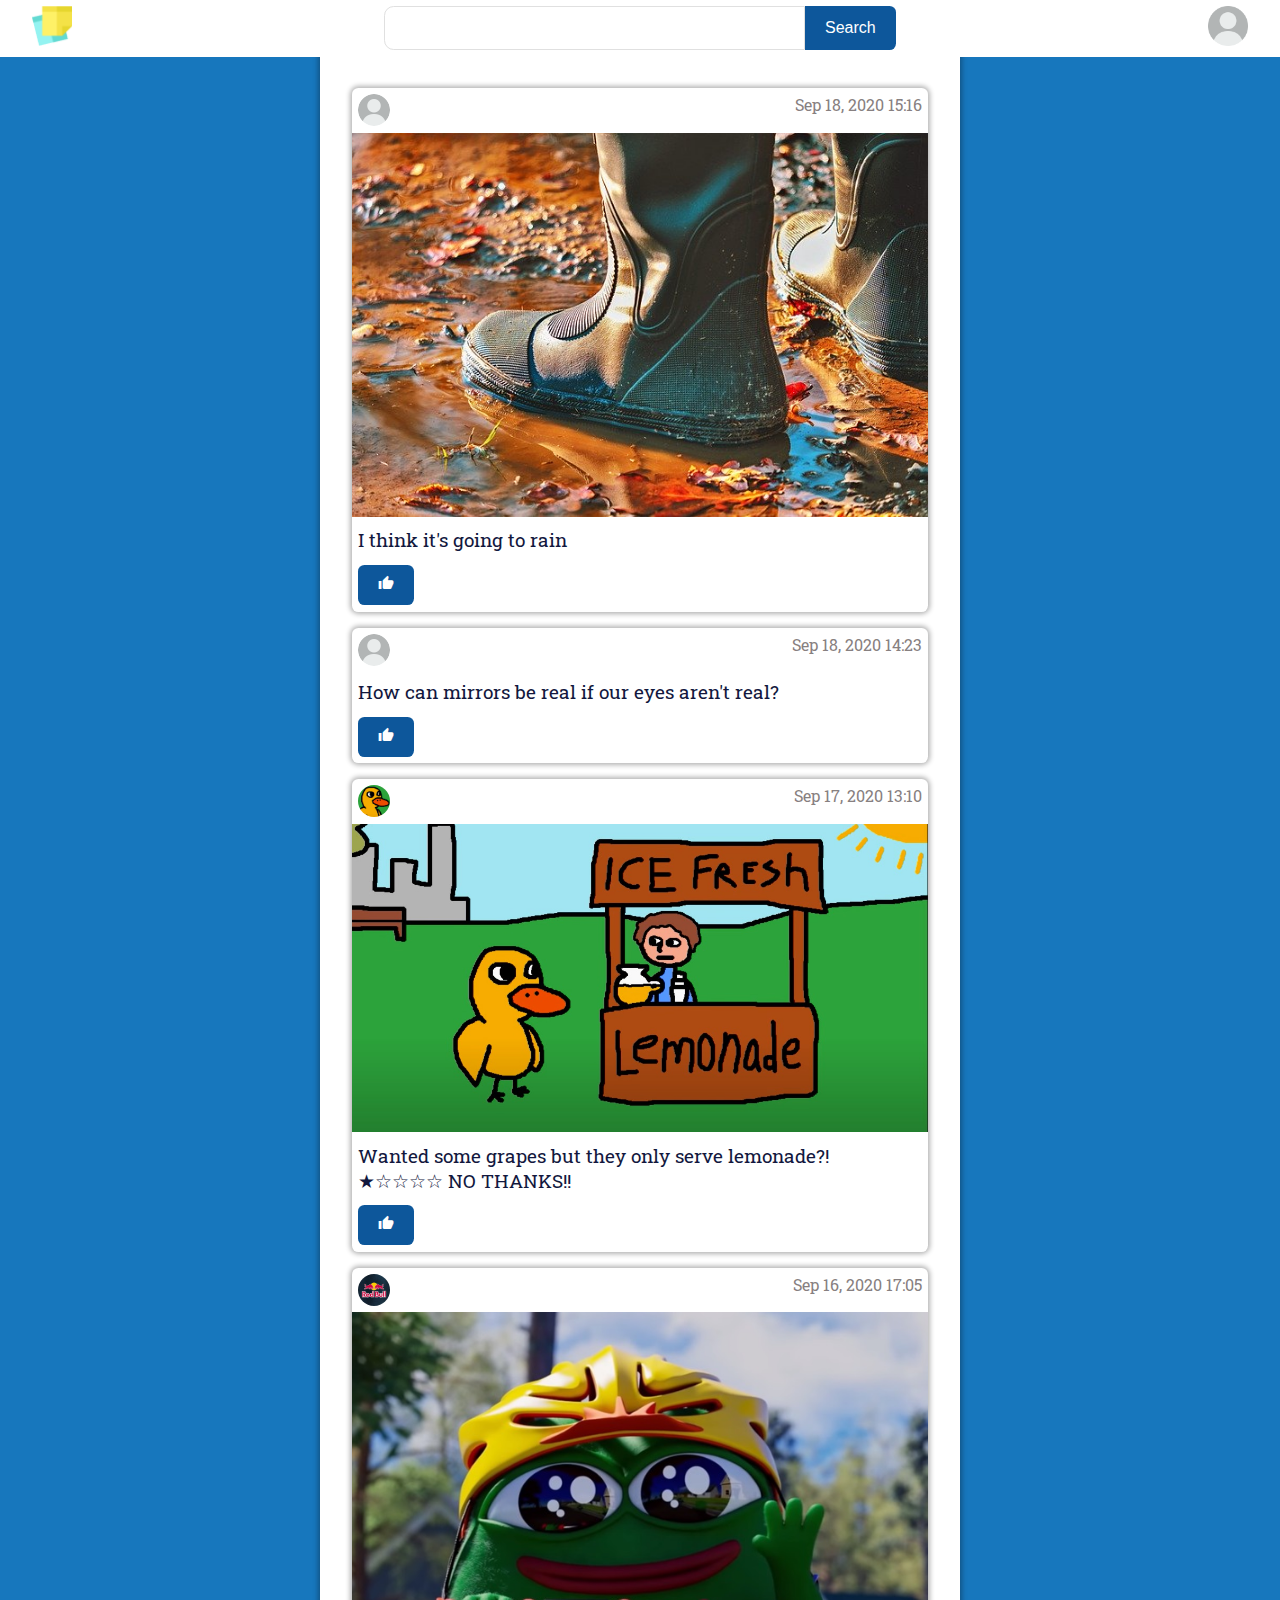
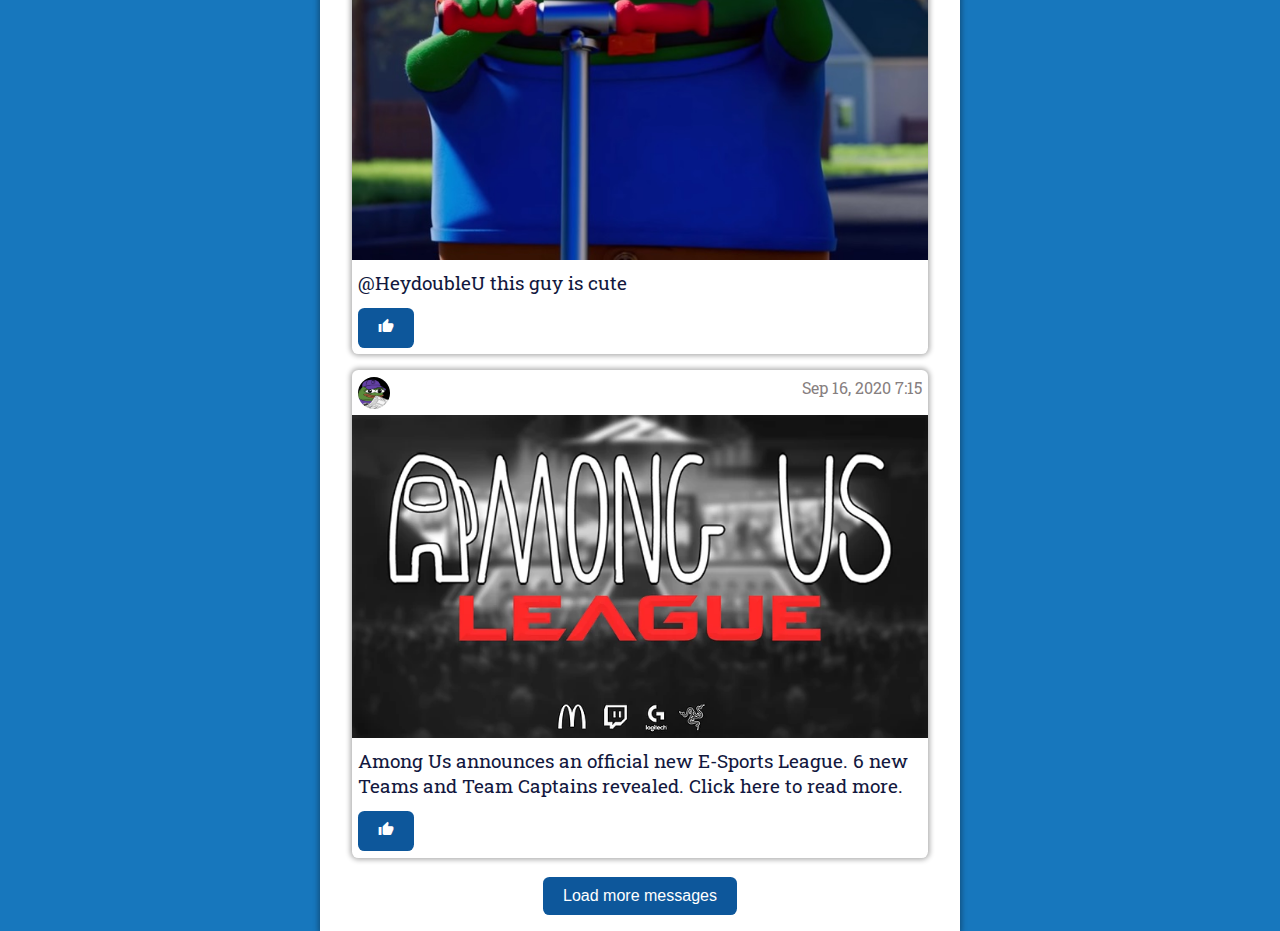
<file: index.html>
<!DOCTYPE html>
<html lang="en">
    <head>
        <meta charset="utf-8" name="viewport" content="width=device-width, initial-scale=1">
        <title>Main Page</title>
        <link href="https://fonts.googleapis.com/css2?family=Roboto+Slab:wght@500&display=swap" rel="stylesheet">
        <link rel="stylesheet" href="res/css/global.css">
        <link rel="stylesheet" href="res/css/index.css">
        <link href="https://fonts.googleapis.com/icon?family=Material+Icons"
              rel="stylesheet">
    </head>
    <body>
        <div class="navbar">
            <div class="logo">
                <img src="./res/images/logo.png" alt="PostIt logo"/>
            </div>
            <div class="searchContainer">
                <label for="search"></label>
                <input type="text" id="search" name="search"/>
                <button class="primaryButton">Search</button>
            </div>
            <div class="avatar">
                <img src="./res/images/no_avatar.jpg" alt="user avatar"/>
            </div>
        </div>
        <div class="container">
            <div id="postList"></div>
            <div id="nextContainer">
                <button class="primaryButton" id="nextButton" onclick="addNPosts(5, posts)">Load more messages</button>
            </div>
        </div>
        <script src="res/js/index.js" type="text/javascript" charset="utf-8"></script>
    </body>
</html>
</file>
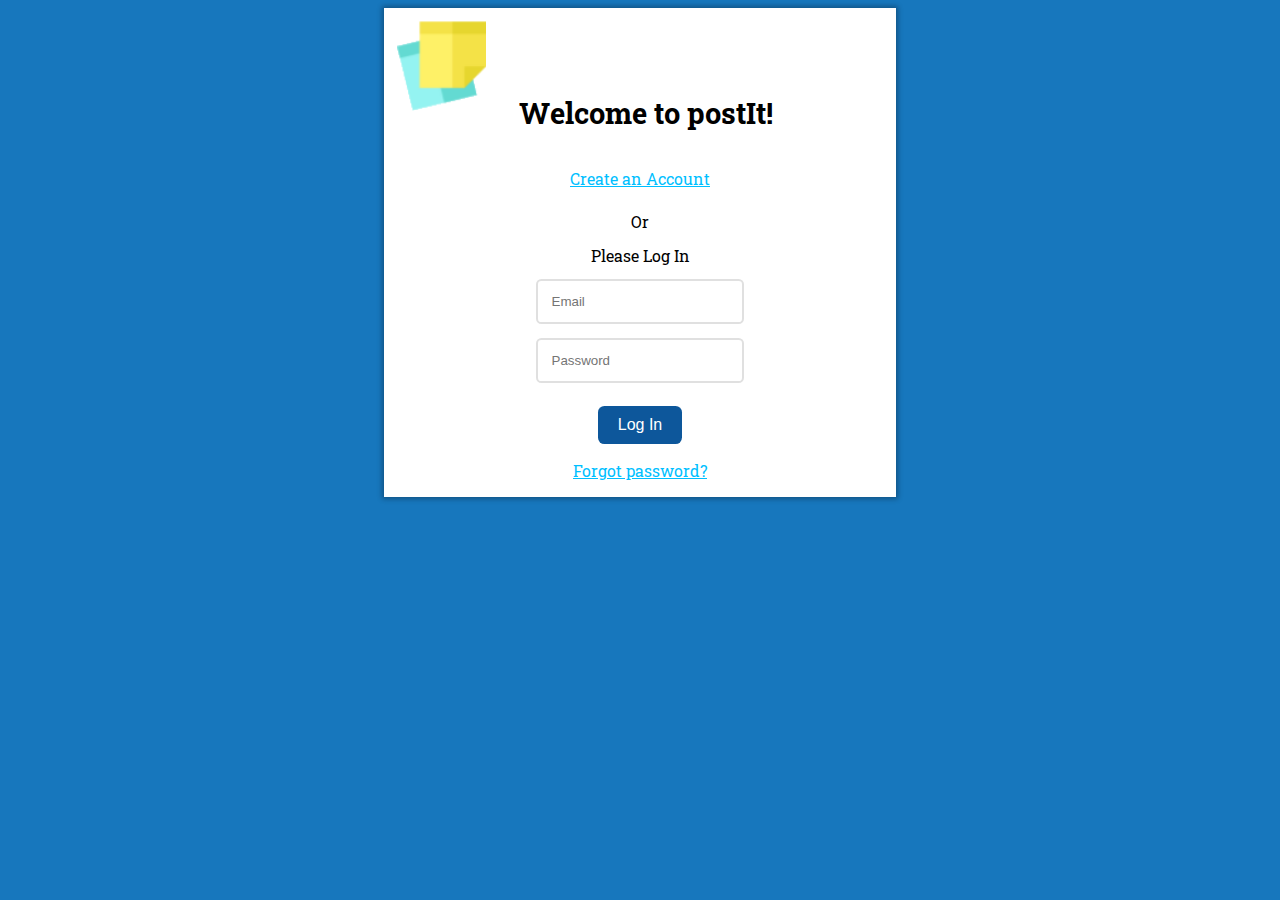
<file: login.html>
<!DOCTYPE html>
<html lang="en">
    <head>
        <meta charset="utf-8" name="viewport" content="width=device-width, initial-scale=1">
        <title>Welcome to postIt! Please Log In</title>
        <link href="https://fonts.googleapis.com/css2?family=Roboto+Slab:wght@500&display=swap" rel="stylesheet">
        <link rel="stylesheet" href="res/css/global.css">
        <link rel="stylesheet" href="res/css/login.css">
    </head>
    <body>
        <div class="container login-container">
            <div id="login-container-header">
                <img src="res/images/logo.png" alt="logo">
                <h1>Welcome to postIt!</h1>
            </div>
            <a class="link" id="create" href="#">Create an Account</a>
            <p>Or</p>
            <p>Please Log In</p>
            <form id="login" action="index.html">
                <label for="email"></label>
                <input id="email" type="email" placeholder="Email" required><br>
                <label for="password"></label>
                <input id="password" type="password" placeholder="Password" required><br>
                <input type="submit" class="primaryButton" id="submit" value="Log In">
            </form>
            <a class="link" id="forgot" href="#">Forgot password?</a>
        </div>
    </body>
</html>
</file>
<file: res/css/global.css>
body {
    background: #1777bd;
    padding: 0;
    margin: 0;
    font-family: 'Roboto Slab', Georgia, serif;
    overflow-anchor: none;
}

.container {
    display: flex;
    flex-direction: column;
    text-align: center;
    background: white;
    width: 50%;
    margin: auto;
    box-shadow: 0 0 5px 2px rgba(0,0,0,0.3);
    transition: width 0.5s;
}

@media screen and (max-width: 800px) {
    .container {
        width: 100%;
        transition-duration: 0.5s;
    }
}

.primaryButton {
    background-color: #0d579b;
    border: none;
    border-radius: 0.4em;
    color: white;
    padding: 10px 20px;
    text-align: center;
    text-decoration: none;
    display: inline-block;
    font-size: 16px;
}
.primaryButton:focus{
    outline:none;
}
</file>
<file: res/css/index.css>
.container {
    padding-top: 5em;
}


/* Searchbar related CSS */
.navbar {
    display: flex;
    justify-content: space-between;
    background: #fff;
    width: 100%;
    position: fixed;
    margin: 0;
    padding: 0;
}

.searchContainer {
    display: flex;
    padding: 0.4em;
    justify-content: center;
    width: 40%;
}

.searchContainer > button {
    border-bottom-left-radius: 0;
    border-top-left-radius: 0;
}

.searchContainer > input {
    width: 100%;
}

#search {
    font-size: 1.5em;
    border: #e0e0e0 solid 1px;
    border-bottom-left-radius: 0.4em;;
    border-top-left-radius: 0.4em;
}

#search:focus{
    border-bottom-right-radius: 0;
    border-top-right-radius: 0;
    border: #000000 solid 1px;
    border-right: none;
    outline: none;
}

.navbar img {
    height: 2.5em;
    padding: 0.4em 2em 0.4em 2em;
    width: auto;
}

/*Post related CSS*/
#postList {
    display: flex;
    flex-direction: column;
    justify-content: center;
}


.postContainer {
    margin: 0.5em auto 0.5em auto;
    box-shadow: 0 0 5px 2px rgba(0,0,0,0.3);
    border-radius: 0.4em;
    padding: 0;
    width: 90%;
}

.postHeader {
    display: flex;
    justify-content: space-between;
    padding: 0.4em;
}

.postHeader > img {
    height: 2em;
    width: 2em;
    border-radius: 50%;
}

.postHeader span {
    color: #878080;
}

.postImage {
    width: 100%;
}

.postImage * {
    width: 100%;
    height: auto;
}

.postText {
    text-align: left;
    padding: 0.4em;
}

.postText > span {
    color: #12183e;
    font-size: 1.2em;
}

.postFooter {
    text-align: left;
    padding: 0.4em;
}

.postFooter span {
    font-size: 1em;
}

.primaryButton {
    transition: box-shadow 0.3s;
}

.primaryButton:hover{
    box-shadow: 0 0 5px 2px #0d579b;
}

#nextContainer {
    margin-top: 0.7em;
    margin-bottom: 1em;
}
</file>
<file: res/css/login.css>
.login-container {
    padding: 0;
    margin: 0.5em auto 0.5em auto;
    width: 40%;
    display: flex;
    flex-direction: column;
    justify-content: center;
}


.link {
    color: deepskyblue;
}

a ~ p {
    padding: 0.2em;
    margin: 0.2em;
}

.login-container > a{
    padding: 1em;

}

input[type=email], input[type=password]{
    padding: 1em;
    margin: 0.5em 0;
    border-radius: 0.4em;
    border-style: solid;
    border-color: #e0e0e0;

    box-sizing: border-box;
}
input:last-child{
    margin-top: 1em;
}

#login-container-header + p {
    margin-bottom: 0.35vw;
}

#login-container-header h1{
    justify-content: center;
    margin-top: 3em;
    margin-right: 8vw;
    font-size: 1.8em;
}

#login-container-header img{
    float: left;
    margin: 1vw;
    height: auto;
    width: 7vw;
}

#submit:hover {
    animation-name: about2click;
    animation-duration: 0.75s;
    animation-direction: normal;
    animation-fill-mode: forwards;
    cursor: pointer;
}

@keyframes about2click{
    50% {
        background-color: #0a457c;
    }
    100% {
        background-color: #062b4d;
    }
}

@media screen and (max-width: 800px) {
    .login-container {
        width: 100%;
        transition-duration: 0.5s;
    }
}

@media screen and (max-width: 1102px) {

    #login-container-header img {
        display: none;
    }
    #login-container-header h1 {
        margin-right: 0;
    }
}
</file>
